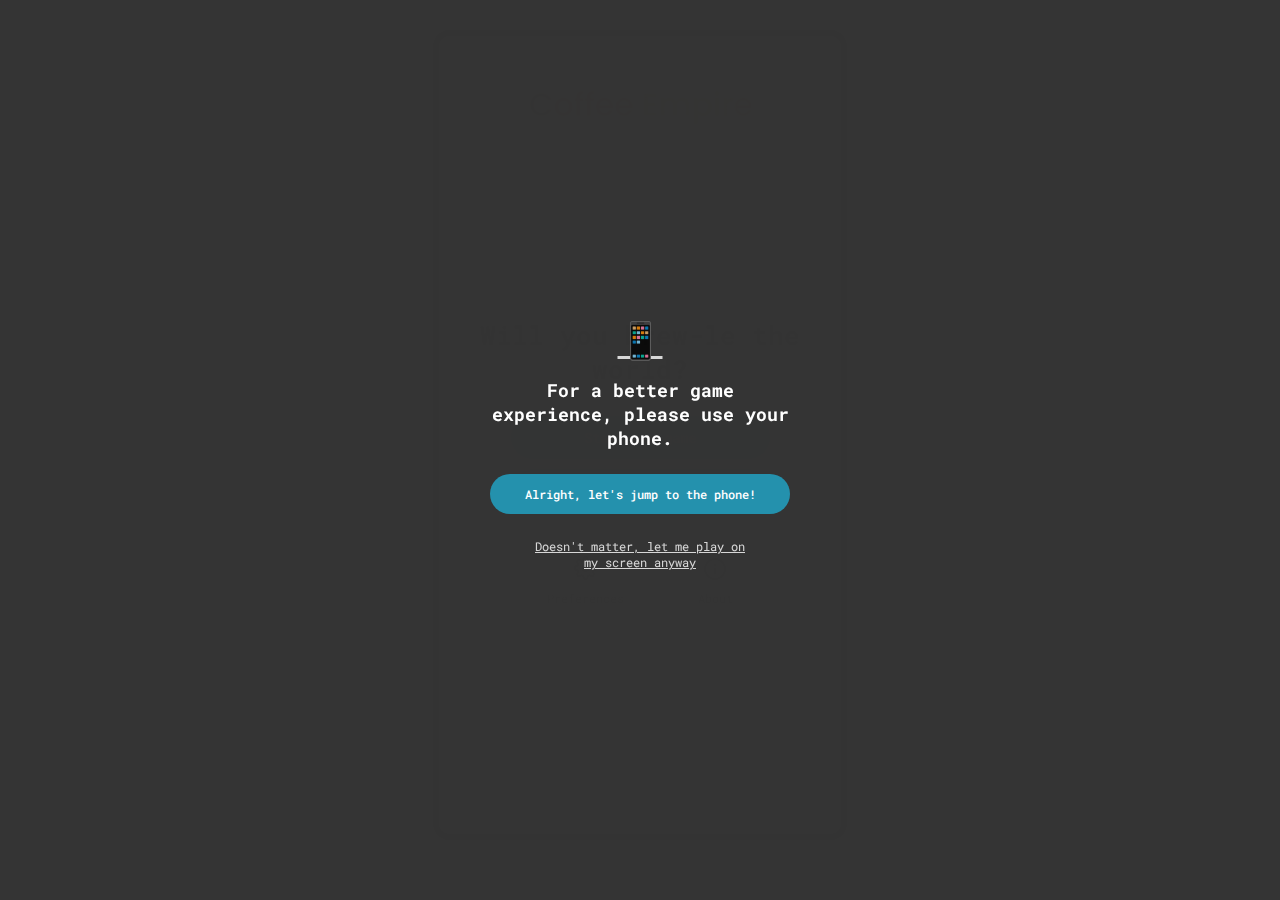
<file: index.html>
<!DOCTYPE html>
<html lang="en">

<head>
    <meta charset="UTF-8">
    <meta http-equiv="X-UA-Compatible" content="IE=edge">
    <meta name="viewport" content="width=device-width, initial-scale=1.0">
    <title>Coffee Empire</title>
    <link rel="stylesheet" href="styles/main.css">
    <link rel="stylesheet" href="styles/others.css">
</head>

<body>

    <div class="game-container">

        <header>
            <div class="logo"></div>
        </header>

        <div class="container--index">
            <h1 class="title-2">Will you brew-le the world?</h1>
            <div class="index-btn-container">
                <a href="/coffee-empire.html" class="btn">Start new game</a>
                <a href="#" class="btn--secondary">Resume game</a>
            </div>

            <div class="index-settings">
                <a class="bodyText" href="preferences.html">
                    <svg width="25" height="24" viewBox="0 0 25 24" fill="none" xmlns="http://www.w3.org/2000/svg">
                        <path
                            d="M12.5 15C14.1569 15 15.5 13.6569 15.5 12C15.5 10.3431 14.1569 9 12.5 9C10.8431 9 9.5 10.3431 9.5 12C9.5 13.6569 10.8431 15 12.5 15Z"
                            stroke="#444444" stroke-width="2" stroke-linecap="round" stroke-linejoin="round" />
                        <path
                            d="M19.9 15C19.7669 15.3016 19.7272 15.6362 19.786 15.9606C19.8448 16.285 19.9995 16.5843 20.23 16.82L20.29 16.88C20.476 17.0657 20.6235 17.2863 20.7241 17.5291C20.8248 17.7719 20.8766 18.0322 20.8766 18.295C20.8766 18.5578 20.8248 18.8181 20.7241 19.0609C20.6235 19.3037 20.476 19.5243 20.29 19.71C20.1043 19.896 19.8837 20.0435 19.6409 20.1441C19.3981 20.2448 19.1378 20.2966 18.875 20.2966C18.6122 20.2966 18.3519 20.2448 18.1091 20.1441C17.8663 20.0435 17.6457 19.896 17.46 19.71L17.4 19.65C17.1643 19.4195 16.865 19.2648 16.5406 19.206C16.2162 19.1472 15.8816 19.1869 15.58 19.32C15.2842 19.4468 15.032 19.6572 14.8543 19.9255C14.6766 20.1938 14.5813 20.5082 14.58 20.83V21C14.58 21.5304 14.3693 22.0391 13.9942 22.4142C13.6191 22.7893 13.1104 23 12.58 23C12.0496 23 11.5409 22.7893 11.1658 22.4142C10.7907 22.0391 10.58 21.5304 10.58 21V20.91C10.5723 20.579 10.4651 20.258 10.2725 19.9887C10.0799 19.7194 9.81074 19.5143 9.5 19.4C9.19838 19.2669 8.86381 19.2272 8.53941 19.286C8.21502 19.3448 7.91568 19.4995 7.68 19.73L7.62 19.79C7.43425 19.976 7.21368 20.1235 6.97088 20.2241C6.72808 20.3248 6.46783 20.3766 6.205 20.3766C5.94217 20.3766 5.68192 20.3248 5.43912 20.2241C5.19632 20.1235 4.97575 19.976 4.79 19.79C4.60405 19.6043 4.45653 19.3837 4.35588 19.1409C4.25523 18.8981 4.20343 18.6378 4.20343 18.375C4.20343 18.1122 4.25523 17.8519 4.35588 17.6091C4.45653 17.3663 4.60405 17.1457 4.79 16.96L4.85 16.9C5.08054 16.6643 5.23519 16.365 5.294 16.0406C5.35282 15.7162 5.31312 15.3816 5.18 15.08C5.05324 14.7842 4.84276 14.532 4.57447 14.3543C4.30618 14.1766 3.99179 14.0813 3.67 14.08H3.5C2.96957 14.08 2.46086 13.8693 2.08579 13.4942C1.71071 13.1191 1.5 12.6104 1.5 12.08C1.5 11.5496 1.71071 11.0409 2.08579 10.6658C2.46086 10.2907 2.96957 10.08 3.5 10.08H3.59C3.92099 10.0723 4.242 9.96512 4.5113 9.77251C4.78059 9.5799 4.98572 9.31074 5.1 9C5.23312 8.69838 5.27282 8.36381 5.214 8.03941C5.15519 7.71502 5.00054 7.41568 4.77 7.18L4.71 7.12C4.52405 6.93425 4.37653 6.71368 4.27588 6.47088C4.17523 6.22808 4.12343 5.96783 4.12343 5.705C4.12343 5.44217 4.17523 5.18192 4.27588 4.93912C4.37653 4.69632 4.52405 4.47575 4.71 4.29C4.89575 4.10405 5.11632 3.95653 5.35912 3.85588C5.60192 3.75523 5.86217 3.70343 6.125 3.70343C6.38783 3.70343 6.64808 3.75523 6.89088 3.85588C7.13368 3.95653 7.35425 4.10405 7.54 4.29L7.6 4.35C7.83568 4.58054 8.13502 4.73519 8.45941 4.794C8.78381 4.85282 9.11838 4.81312 9.42 4.68H9.5C9.79577 4.55324 10.048 4.34276 10.2257 4.07447C10.4034 3.80618 10.4987 3.49179 10.5 3.17V3C10.5 2.46957 10.7107 1.96086 11.0858 1.58579C11.4609 1.21071 11.9696 1 12.5 1C13.0304 1 13.5391 1.21071 13.9142 1.58579C14.2893 1.96086 14.5 2.46957 14.5 3V3.09C14.5013 3.41179 14.5966 3.72618 14.7743 3.99447C14.952 4.26276 15.2042 4.47324 15.5 4.6C15.8016 4.73312 16.1362 4.77282 16.4606 4.714C16.785 4.65519 17.0843 4.50054 17.32 4.27L17.38 4.21C17.5657 4.02405 17.7863 3.87653 18.0291 3.77588C18.2719 3.67523 18.5322 3.62343 18.795 3.62343C19.0578 3.62343 19.3181 3.67523 19.5609 3.77588C19.8037 3.87653 20.0243 4.02405 20.21 4.21C20.396 4.39575 20.5435 4.61632 20.6441 4.85912C20.7448 5.10192 20.7966 5.36217 20.7966 5.625C20.7966 5.88783 20.7448 6.14808 20.6441 6.39088C20.5435 6.63368 20.396 6.85425 20.21 7.04L20.15 7.1C19.9195 7.33568 19.7648 7.63502 19.706 7.95941C19.6472 8.28381 19.6869 8.61838 19.82 8.92V9C19.9468 9.29577 20.1572 9.54802 20.4255 9.72569C20.6938 9.90337 21.0082 9.99872 21.33 10H21.5C22.0304 10 22.5391 10.2107 22.9142 10.5858C23.2893 10.9609 23.5 11.4696 23.5 12C23.5 12.5304 23.2893 13.0391 22.9142 13.4142C22.5391 13.7893 22.0304 14 21.5 14H21.41C21.0882 14.0013 20.7738 14.0966 20.5055 14.2743C20.2372 14.452 20.0268 14.7042 19.9 15V15Z"
                            stroke="#444444" stroke-width="2" stroke-linecap="round" stroke-linejoin="round" />
                    </svg>
                    <span class="bodyText">Preferences</span>
                </a>

                <a class="bodyText" href="about.html">
                    <svg width="22" height="22" viewBox="0 0 22 22" fill="none" xmlns="http://www.w3.org/2000/svg">
                        <path
                            d="M11 21C16.5228 21 21 16.5228 21 11C21 5.47715 16.5228 1 11 1C5.47715 1 1 5.47715 1 11C1 16.5228 5.47715 21 11 21Z"
                            stroke="#444444" stroke-width="2" stroke-linecap="round" stroke-linejoin="round" />
                        <path d="M11 15V11" stroke="#444444" stroke-width="2" stroke-linecap="round"
                            stroke-linejoin="round" />
                        <path d="M11 7H11.01" stroke="#444444" stroke-width="2" stroke-linecap="round"
                            stroke-linejoin="round" />
                    </svg>
                    <span class="bodyText">About</span>
                </a>
            </div>
        </div>
    </div>

    <div class="modal">
        <div class="alert-box">
            <span class="emoji">&#128241</span>
            <p class="sub">For a better game experience, please use your phone.</p>
            <div class="btn">Alright, let's jump to the phone!</div>
            <span id="accept-screen-size">Doesn't matter, let me play on my screen anyway</span>
        </div>
    </div>

    <div class="cookies-modal hidden-cookies">
        <h2 class="sub">What goes well with coffees...? Cookies!</h2>
        <p class="bodyText">I use cookies to analyse your session in order to improve the game logic and design. <a href="cookie-policy.html" class="bodyText">Learn more</a></p>
        <div class="btn-container">
            <div class="btn btn--decline" id="refuse-cookies">Decline</div>
            <div class="btn btn--accept" id="accept-cookies">Accept</div>
        </div>
        <a href="cookie-policy.html" class="bodyText">Learn more</a>
    </div>

    <script src="/javascript/cookies-modal.js"></script>
    <script src="/javascript/modal-screen-size.js"></script>

</body>

</html>
</file>
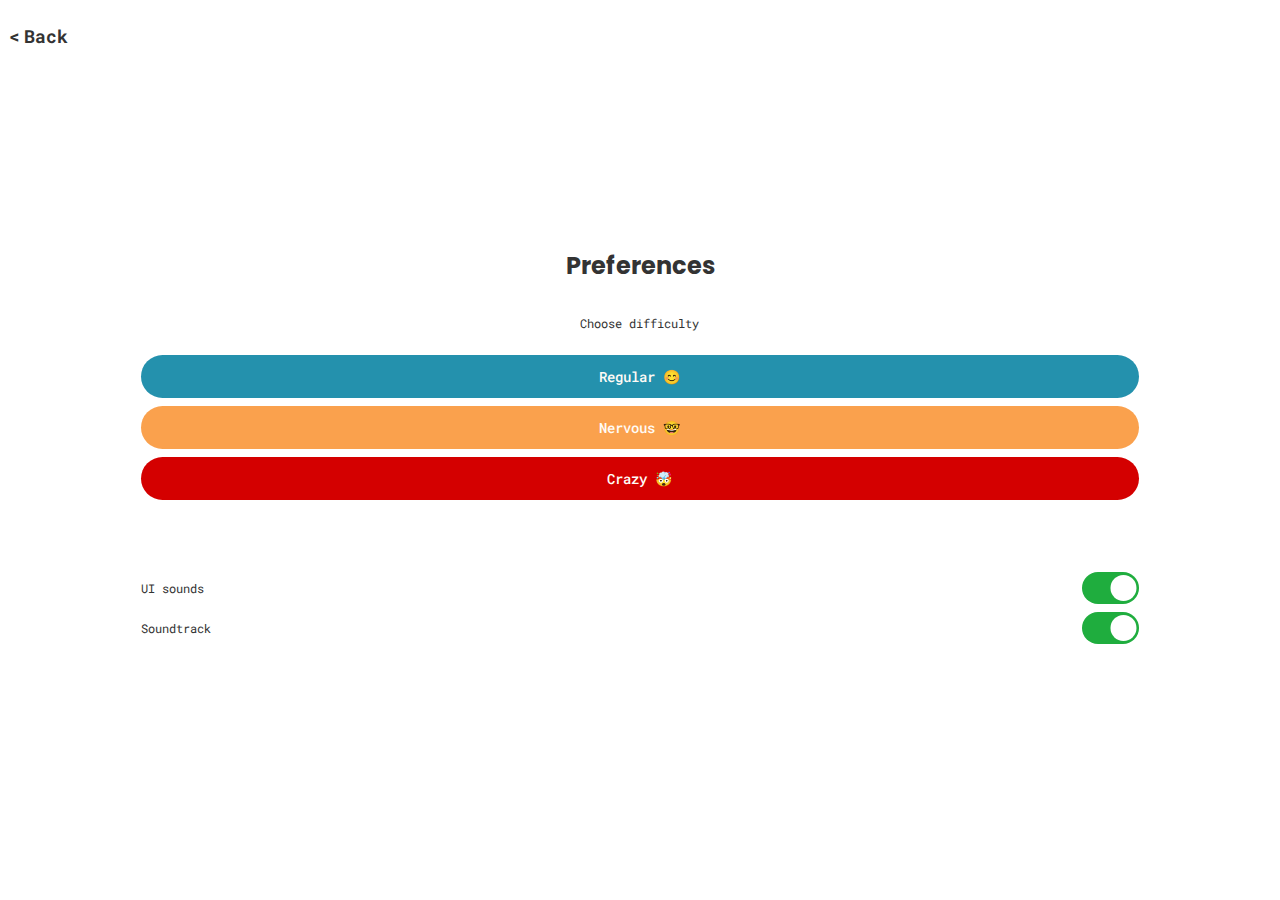
<file: preferences.html>
<!DOCTYPE html>
<html lang="en">

<head>
    <meta charset="UTF-8">
    <meta http-equiv="X-UA-Compatible" content="IE=edge">
    <meta name="viewport" content="width=device-width, initial-scale=1.0">
    <title>Coffee Empire: preferences</title>
    <link rel="stylesheet" href="styles/main.css">
    <link rel="stylesheet" href="styles/preferences.css">
</head>

<body>

    <div class="preferences-container">
        <h1 class="title">Preferences</h1>

        <a href="/index.html" class="sub back-btn">Back</a>

        <div class="difficulty-container">
            <p class="bodyText">Choose difficulty</p>
            <div class="btn">Regular 😊</div>
            <div class="btn btn--nervous">Nervous 🤓</div>
            <div class="btn btn--crazy">Crazy 🤯</div>
        </div>

        <div class="sounds-container">
            <div class="item">
                <span class="bodyText">UI sounds</span>
                <div class="switch switch--on">
                    <div class="circle"></div>
                </div>
            </div>
            <div class="item">
                <span class="bodyText">Soundtrack</span>
                <div class="switch switch--on">
                    <div class="circle"></div>
                </div>
            </div>
        </div>
    </div>

    <script src="/javascript/switches.js"></script>
</body>

</html>
</file>
<file: styles/main.css>
@import url("https://fonts.googleapis.com/css2?family=Poppins:wght@700&family=Roboto+Mono:wght@400;500;700&display=swap");
:root {
  font-size: 10px;
  --bg: #F3E6D8;
  --white: #FFFBF6;
  --text: #616161;
  --main-black: #333333;
  --primary-shade: #61340B;
  --primary: #AD6624;
  --primary-light: #FAA14D;
  --secondary-shade: #014D61;
  --secondary: #2491AD;
  --secondary-light: #4DD7FA;
  --success: #1FAD3E;
  --neutral: #FF9C06;
  --danger: #D40000;
}

* {
  margin: 0;
  padding: 0;
  -webkit-box-sizing: border-box;
          box-sizing: border-box;
}

body {
  background-color: var(--bg);
  font-family: 'Roboto Mono';
  padding-left: clamp(0.8rem, 100%, 1.6rem);
  padding-right: clamp(0.8rem, 100%, 1.6rem);
}

a {
  text-decoration: none;
}

.bodyText {
  font-weight: 400;
  font-size: 1.2rem;
  color: var(--main-black);
}

.mainBlack {
  color: var(--main-black);
}

.sub {
  font-weight: 700;
  font-size: clamp(1.4rem, 10vw, 1.8rem);
  color: var(--main-black);
}

.title {
  font-family: 'Poppins';
  font-weight: 700;
  font-size: clamp(2rem, 10vw, 2.4rem);
  color: var(--main-black);
}

.title-2 {
  font-family: 'Roboto Mono';
  font-weight: 700;
  font-size: 2.6rem;
}

.btn {
  position: relative;
  display: -webkit-box;
  display: -ms-flexbox;
  display: flex;
  -webkit-box-pack: center;
      -ms-flex-pack: center;
          justify-content: center;
  -webkit-box-align: center;
      -ms-flex-align: center;
          align-items: center;
  background-color: var(--secondary);
  color: var(--white);
  font-size: clamp(1.1rem, 10vw, 1.4rem);
  font-family: 'Roboto Mono';
  font-weight: 500;
  padding: 12px 24px;
  border-radius: 200px;
  cursor: pointer;
  text-align: center;
}

.btn-clicked::after {
  content: "";
  position: absolute;
  top: 50%;
  left: 50%;
  -webkit-transform: translate(-50%, -50%);
          transform: translate(-50%, -50%);
  width: 100%;
  height: 100%;
  border-radius: 200px;
  border: 5px solid var(--secondary-shade);
  -webkit-animation: feedback 800ms ease-in;
          animation: feedback 800ms ease-in;
  opacity: 0;
}

@-webkit-keyframes feedback {
  0% {
    opacity: 0;
  }
  25%, 50% {
    opacity: 1;
    border: 20px;
  }
  80%, 100% {
    opacity: 0;
    border: 0px;
  }
}

@keyframes feedback {
  0% {
    opacity: 0;
  }
  25%, 50% {
    opacity: 1;
    border: 20px;
  }
  80%, 100% {
    opacity: 0;
    border: 0px;
  }
}

.btn--secondary {
  width: 100%;
  text-align: center;
  display: inline-block;
  color: var(--secondary);
  font-size: 1.4rem;
  font-family: 'Roboto Mono';
  font-weight: 500;
  padding: 12px 24px;
  border-radius: 200px;
  border: 2px solid var(--secondary);
  -webkit-box-sizing: padding-box;
          box-sizing: padding-box;
  cursor: pointer;
  z-index: 999;
  position: relative;
}

.primary-shade {
  background-color: var(--primary-shade);
}

.primary-shade--secondary {
  border-color: var(--primary-shade);
  color: var(--primary-shade);
}

.danger-btn {
  color: white;
  background-color: var(--danger);
}

.bolder {
  font-weight: 700;
}

.danger {
  color: var(--danger);
}

.neutral {
  color: var(--neutral);
}

.grey {
  color: var(--text);
}

.disabled {
  opacity: 0.5;
  cursor: none;
}

.success-color {
  color: var(--success);
}

.forV2 {
  display: none;
}

header {
  width: 100%;
  min-height: 80px;
  display: -webkit-box;
  display: -ms-flexbox;
  display: flex;
  -webkit-box-pack: center;
      -ms-flex-pack: center;
          justify-content: center;
  padding-top: 30px;
}

header .logo {
  width: clamp(40%, 100vw, 60%);
  background-image: url(/assets/icons/coffee_empire-logo.png);
  background-repeat: no-repeat;
  background-position: center;
  background-size: contain;
}

@media screen and (min-width: 768px) {
  body {
    background-color: white;
  }
  .game-container {
    background-color: var(--bg);
    position: absolute;
    top: 3rem;
    left: 50%;
    -webkit-transform: translateX(-50%);
            transform: translateX(-50%);
    max-width: 414px;
    height: 90vh;
    border: 6px solid var(--main-black);
    border-radius: 16px;
    overflow-x: hidden;
    padding: 1.6rem;
  }
}

.modal {
  height: 100vh;
  width: 100%;
  position: absolute;
  top: 0;
  left: 0;
  padding: 16px;
  background-color: #333333fe;
  display: -webkit-box;
  display: -ms-flexbox;
  display: flex;
  -webkit-box-pack: center;
      -ms-flex-pack: center;
          justify-content: center;
  -webkit-box-align: center;
      -ms-flex-align: center;
          align-items: center;
}

.modal .alert-box {
  max-width: 300px;
}

.modal .alert-box .emoji {
  scale: 3;
  margin-bottom: 3.2rem;
}

.modal .alert-box p {
  color: white;
  margin-bottom: 2.4rem;
  text-align: center;
}

.modal .alert-box .btn,
.modal .alert-box span {
  font-size: 1.2rem;
  color: white;
  text-align: center;
  cursor: pointer;
}

.modal .alert-box span {
  text-decoration: underline;
  display: block;
  max-width: 30ch;
  margin: 2.4rem auto;
  opacity: .8;
}

.cookies-modal {
  position: fixed;
  width: 100%;
  max-width: 400px;
  bottom: 0;
  right: 0;
  background-color: #E6CDB2;
  padding: 1.6rem;
  border-radius: 16px 16px 0 0;
  display: -webkit-box;
  display: -ms-flexbox;
  display: flex;
  -webkit-box-orient: vertical;
  -webkit-box-direction: normal;
      -ms-flex-direction: column;
          flex-direction: column;
  -webkit-box-align: center;
      -ms-flex-align: center;
          align-items: center;
  -webkit-box-pack: center;
      -ms-flex-pack: center;
          justify-content: center;
  min-height: 30vh;
  -webkit-transition: -webkit-transform 1200ms ease-in;
  transition: -webkit-transform 1200ms ease-in;
  transition: transform 1200ms ease-in;
  transition: transform 1200ms ease-in, -webkit-transform 1200ms ease-in;
  z-index: 9999;
}

.cookies-modal h2 {
  margin-bottom: .8rem;
}

.cookies-modal a {
  text-decoration: underline;
}

.cookies-modal .btn-container {
  margin: 3.2rem 0;
  display: -webkit-box;
  display: -ms-flexbox;
  display: flex;
  width: 100%;
  -webkit-box-pack: justify;
      -ms-flex-pack: justify;
          justify-content: space-between;
  gap: .8rem;
}

.cookies-modal .btn-container .btn {
  width: 100%;
}

.cookies-modal .btn-container .btn--decline {
  color: var(--main-black);
  background-color: transparent;
  border: 1px solid var(--main-black);
  font-weight: 400;
}

.cookies-modal .btn-container .btn--accept {
  background-color: var(--main-black);
}

.hidden-cookies {
  opacity: 0;
  -webkit-transform: translateY(1000px);
          transform: translateY(1000px);
  -webkit-transition: all 1200ms ease-in;
  transition: all 1200ms ease-in;
}

input,
select,
textarea {
  font-size: 16px;
}

::-webkit-input-placeholder {
  font-size: 1rem;
}

:-ms-input-placeholder {
  font-size: 1rem;
}

::-ms-input-placeholder {
  font-size: 1rem;
}

::placeholder {
  font-size: 1rem;
}

.hidden {
  display: none;
}
/*# sourceMappingURL=main.css.map */
</file>
<file: styles/others.css>
.game-container {
  position: fixed;
}

.container--index {
  padding-top: 3rem;
  height: 70vh;
  display: -webkit-box;
  display: -ms-flexbox;
  display: flex;
  -webkit-box-orient: vertical;
  -webkit-box-direction: normal;
      -ms-flex-direction: column;
          flex-direction: column;
  -webkit-box-pack: center;
      -ms-flex-pack: center;
          justify-content: center;
}

.container--index h1 {
  text-align: center;
  margin-bottom: 3rem;
}

.container--index .index-btn-container {
  width: 70%;
  margin: 0 auto;
  display: -webkit-box;
  display: -ms-flexbox;
  display: flex;
  -webkit-box-orient: vertical;
  -webkit-box-direction: normal;
      -ms-flex-direction: column;
          flex-direction: column;
}

.container--index .index-btn-container .btn,
.container--index .index-btn-container .btn--secondary {
  margin-bottom: 1rem;
  text-align: center;
}

.container--index .index-settings {
  width: 70%;
  margin: 0 auto;
  display: -webkit-box;
  display: -ms-flexbox;
  display: flex;
  -ms-flex-pack: distribute;
      justify-content: space-around;
  margin-top: 3rem;
}

.container--index .index-settings a {
  display: -webkit-box;
  display: -ms-flexbox;
  display: flex;
  -webkit-box-orient: vertical;
  -webkit-box-direction: normal;
      -ms-flex-direction: column;
          flex-direction: column;
  -webkit-box-align: center;
      -ms-flex-align: center;
          align-items: center;
  -webkit-box-pack: end;
      -ms-flex-pack: end;
          justify-content: flex-end;
}

.container--index .index-settings a span {
  margin-top: 1rem;
}

.cookies-modal {
  position: fixed;
  width: 100%;
  max-width: 400px;
  bottom: 0;
  right: 0;
  background-color: #E6CDB2;
  padding: 1.6rem;
  border-radius: 16px 16px 0 0;
  display: -webkit-box;
  display: -ms-flexbox;
  display: flex;
  -webkit-box-orient: vertical;
  -webkit-box-direction: normal;
      -ms-flex-direction: column;
          flex-direction: column;
  -webkit-box-align: center;
      -ms-flex-align: center;
          align-items: center;
  -webkit-box-pack: center;
      -ms-flex-pack: center;
          justify-content: center;
  min-height: 30vh;
}

.cookies-modal h2 {
  margin-bottom: .8rem;
}

.cookies-modal a {
  text-decoration: underline;
}

.cookies-modal .btn-container {
  margin: 3.2rem 0;
  display: -webkit-box;
  display: -ms-flexbox;
  display: flex;
  width: 100%;
  -webkit-box-pack: justify;
      -ms-flex-pack: justify;
          justify-content: space-between;
  gap: .8rem;
}

.cookies-modal .btn-container .btn {
  width: 100%;
}

.cookies-modal .btn-container .btn--decline {
  color: var(--main-black);
  background-color: transparent;
  border: 1px solid var(--main-black);
  font-weight: 400;
}

.cookies-modal .btn-container .btn--accept {
  background-color: var(--main-black);
}

.cookies-hidden {
  display: none;
}
/*# sourceMappingURL=others.css.map */
</file>
<file: styles/preferences.css>
.preferences-container {
  width: 100%;
  height: 100vh;
  height: calc(var(--vh, 1vh) * 100);
  display: -webkit-box;
  display: -ms-flexbox;
  display: flex;
  -webkit-box-orient: vertical;
  -webkit-box-direction: normal;
      -ms-flex-direction: column;
          flex-direction: column;
  -webkit-box-align: center;
      -ms-flex-align: center;
          align-items: center;
  -webkit-box-pack: center;
      -ms-flex-pack: center;
          justify-content: center;
}

h1 {
  display: block;
  margin-bottom: 3.2rem;
}

.back-btn {
  position: absolute;
  left: 2.4rem;
  top: 2.4rem;
}

.back-btn::before {
  content: "<";
  position: absolute;
  left: -15px;
  top: 0;
}

.difficulty-container {
  width: 80%;
  margin: 0 auto;
  display: -webkit-box;
  display: -ms-flexbox;
  display: flex;
  -webkit-box-orient: vertical;
  -webkit-box-direction: normal;
      -ms-flex-direction: column;
          flex-direction: column;
  -webkit-box-pack: center;
      -ms-flex-pack: center;
          justify-content: center;
  -webkit-box-align: center;
      -ms-flex-align: center;
          align-items: center;
}

.difficulty-container p {
  margin-bottom: 2.4rem;
}

.difficulty-container .btn {
  width: 100%;
  margin-bottom: .8rem;
}

.difficulty-container .btn--nervous {
  background-color: var(--primary-light);
}

.difficulty-container .btn--crazy {
  background-color: var(--danger);
}

.sounds-container {
  margin-top: 6.4rem;
  width: 80%;
}

.sounds-container .item {
  display: -webkit-box;
  display: -ms-flexbox;
  display: flex;
  -webkit-box-pack: justify;
      -ms-flex-pack: justify;
          justify-content: space-between;
  margin-bottom: .8rem;
  -webkit-box-align: center;
      -ms-flex-align: center;
          align-items: center;
}

.switch {
  width: 57px;
  height: 32px;
  background-color: grey;
  border-radius: 3000px;
  position: relative;
  cursor: pointer;
}

.switch .circle {
  position: absolute;
  top: 50%;
  -webkit-transform: translateY(-50%);
          transform: translateY(-50%);
  left: 3px;
  height: 26px;
  width: 26px;
  border-radius: 50%;
  background-color: white;
  -webkit-transition: -webkit-transform 300ms ease-out;
  transition: -webkit-transform 300ms ease-out;
  transition: transform 300ms ease-out;
  transition: transform 300ms ease-out, -webkit-transform 300ms ease-out;
}

.switch--on {
  background-color: var(--success);
  -webkit-transition: -webkit-transform 300ms ease-out;
  transition: -webkit-transform 300ms ease-out;
  transition: transform 300ms ease-out;
  transition: transform 300ms ease-out, -webkit-transform 300ms ease-out;
}

.switch--on .circle {
  -webkit-transform: translate(98%, -50%);
          transform: translate(98%, -50%);
}
/*# sourceMappingURL=preferences.css.map */
</file>
